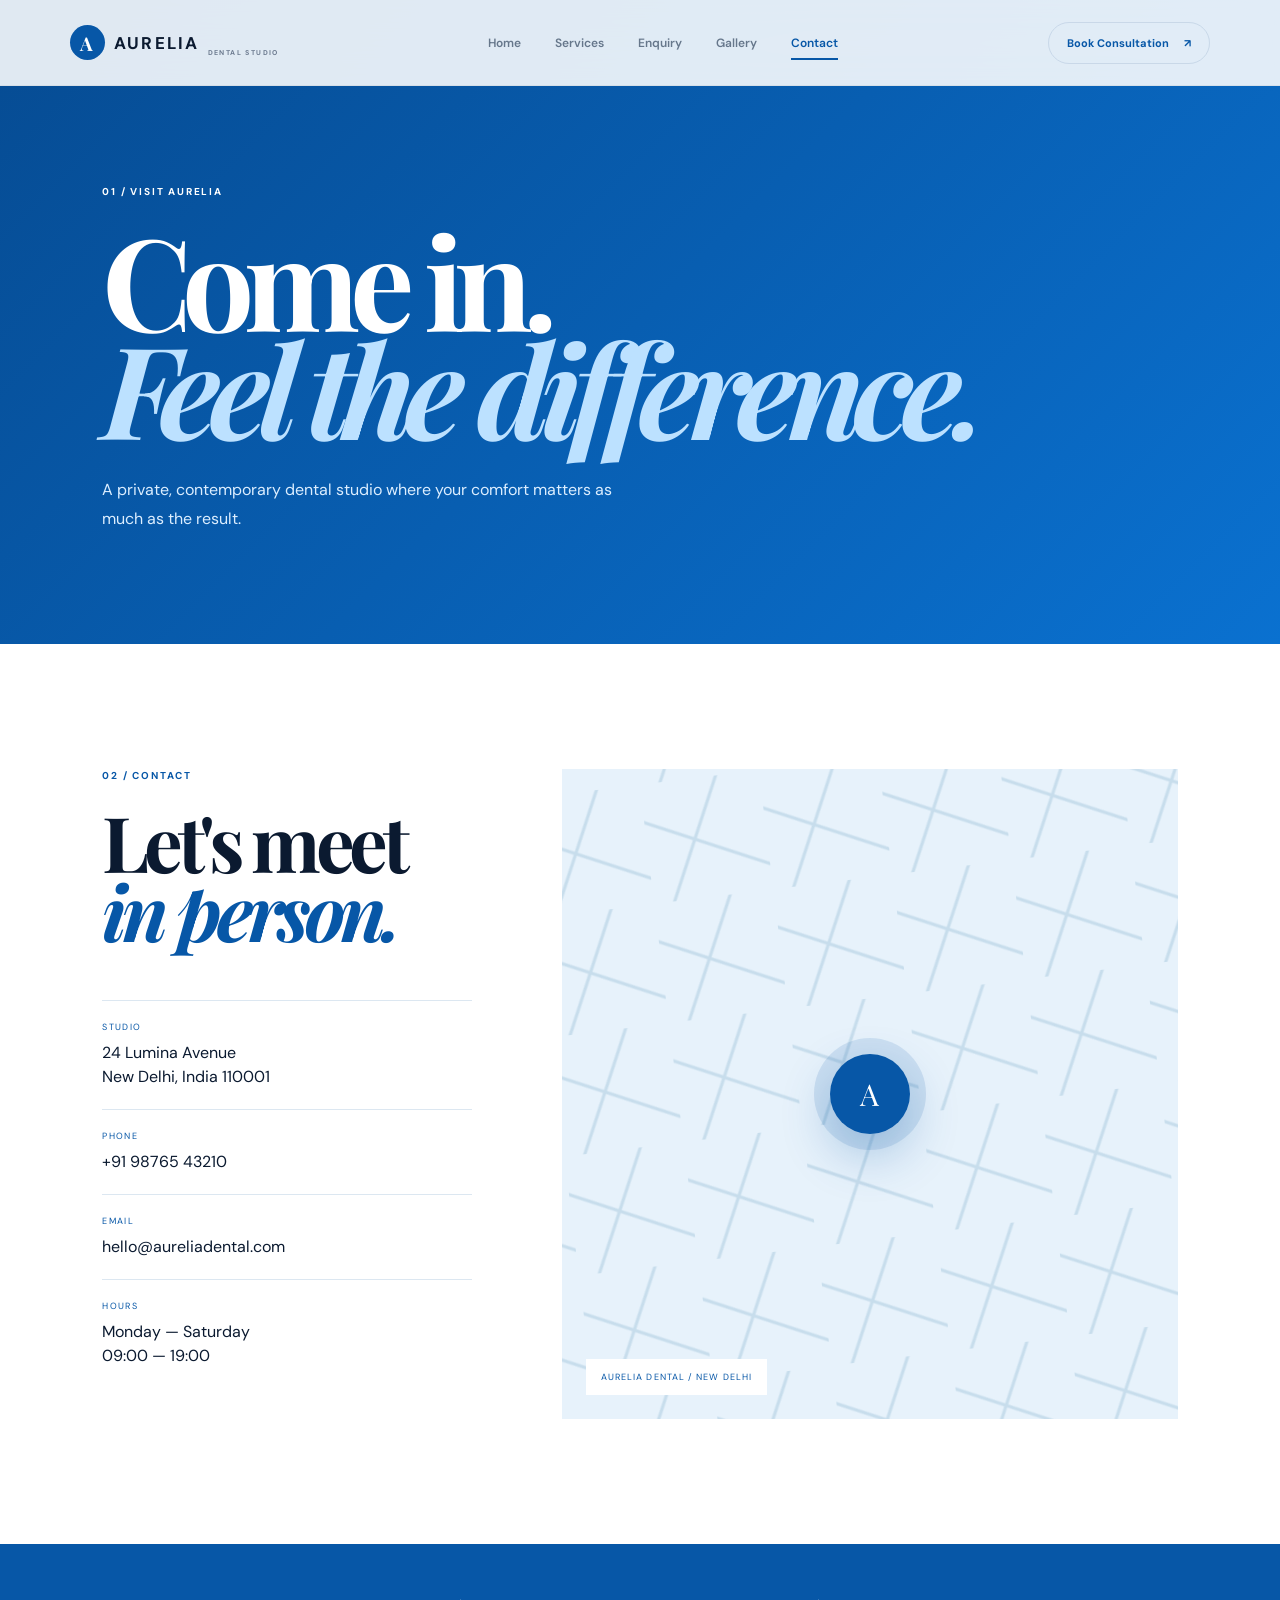
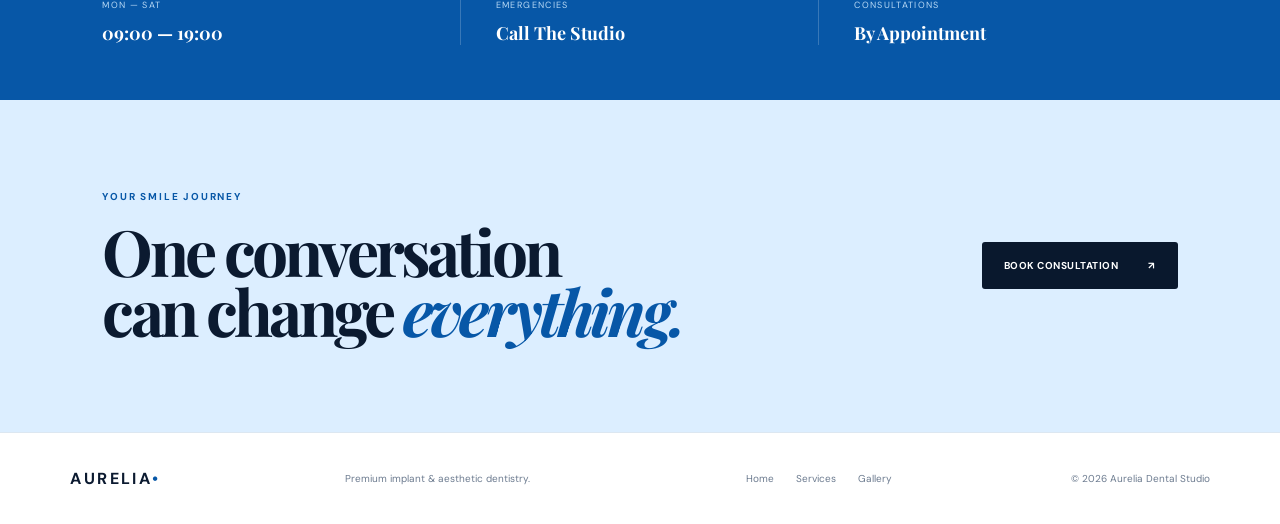
<file: contact.html>
<!DOCTYPE html>
<html lang="en">

<head>

<meta charset="UTF-8">
<meta name="viewport" content="width=device-width, initial-scale=1.0">

<title>Contact | Aurelia Dental</title>

<link rel="preconnect" href="https://fonts.googleapis.com">
<link rel="preconnect" href="https://fonts.gstatic.com" crossorigin>

<link href="https://fonts.googleapis.com/css2?family=DM+Sans:wght@400;500;600;700&family=Playfair+Display:ital,wght@0,500;0,600;1,500;1,600&display=swap" rel="stylesheet">

<link rel="stylesheet" href="style.css">

</head>


<body>


<div class="loader">

<div class="loader-logo">A</div>

<div class="loader-line">
<span></span>
</div>

</div>


<header class="header">

<a href="index.html" class="logo">

<span>A</span>

AURELIA

<small>DENTAL STUDIO</small>

</a>


<nav class="nav">

<a href="index.html">Home</a>
<a href="services.html">Services</a>
<a href="enquiry.html">Enquiry</a>
<a href="gallery.html">Gallery</a>
<a class="active" href="contact.html">Contact</a>

</nav>


<a href="enquiry.html" class="header-button">
Book Consultation
<span>↗</span>
</a>


<button class="mobile-menu">

<span></span>
<span></span>

</button>

</header>


<main>


<section class="page-hero blue-background">

<div class="section-label light">
01 / VISIT AURELIA
</div>


<h1 class="display-title light-text">

Come in.
<br>
<em>Feel the difference.</em>

</h1>


<p class="page-description light-text">

A private, contemporary dental studio
where your comfort matters as much
as the result.

</p>

</section>


<section class="section contact-section">


<div class="contact-info">

<div class="section-label">
02 / CONTACT
</div>


<h2>

Let's meet
<br>
<em>in person.</em>

</h2>


<div class="contact-block">

<span>STUDIO</span>

<p>
24 Lumina Avenue
<br>
New Delhi, India 110001
</p>

</div>


<div class="contact-block">

<span>PHONE</span>

<a href="tel:+919876543210">
+91 98765 43210
</a>

</div>


<div class="contact-block">

<span>EMAIL</span>

<a href="mailto:hello@aureliadental.com">
hello@aureliadental.com
</a>

</div>


<div class="contact-block">

<span>HOURS</span>

<p>
Monday — Saturday
<br>
09:00 — 19:00
</p>

</div>

</div>


<!-- MAP PLACEHOLDER -->

<div class="map-card">

<div class="map-lines"></div>

<div class="map-pin">
A
</div>

<div class="map-label">
AURELIA DENTAL / NEW DELHI
</div>

</div>

</section>


<section class="hours">

<div>

<span>
MON — SAT
</span>

<strong>
09:00 — 19:00
</strong>

</div>


<div>

<span>
EMERGENCIES
</span>

<strong>
Call The Studio
</strong>

</div>


<div>

<span>
CONSULTATIONS
</span>

<strong>
By Appointment
</strong>

</div>

</section>


<section class="final-cta">

<div>

<div class="section-label">
YOUR SMILE JOURNEY
</div>

<h2>

One conversation
<br>
can change
<em>everything.</em>

</h2>

</div>


<a href="enquiry.html" class="button button-dark">

Book Consultation

<b>↗</b>

</a>

</section>


</main>


<footer class="footer">

<div class="footer-logo">
AURELIA<span>•</span>
</div>

<p>
Premium implant & aesthetic dentistry.
</p>

<div class="footer-links">

<a href="index.html">Home</a>
<a href="services.html">Services</a>
<a href="gallery.html">Gallery</a>

</div>

<small>
© 2026 Aurelia Dental Studio
</small>

</footer>


<script src="script.js"></script>

</body>

</html>
</file>
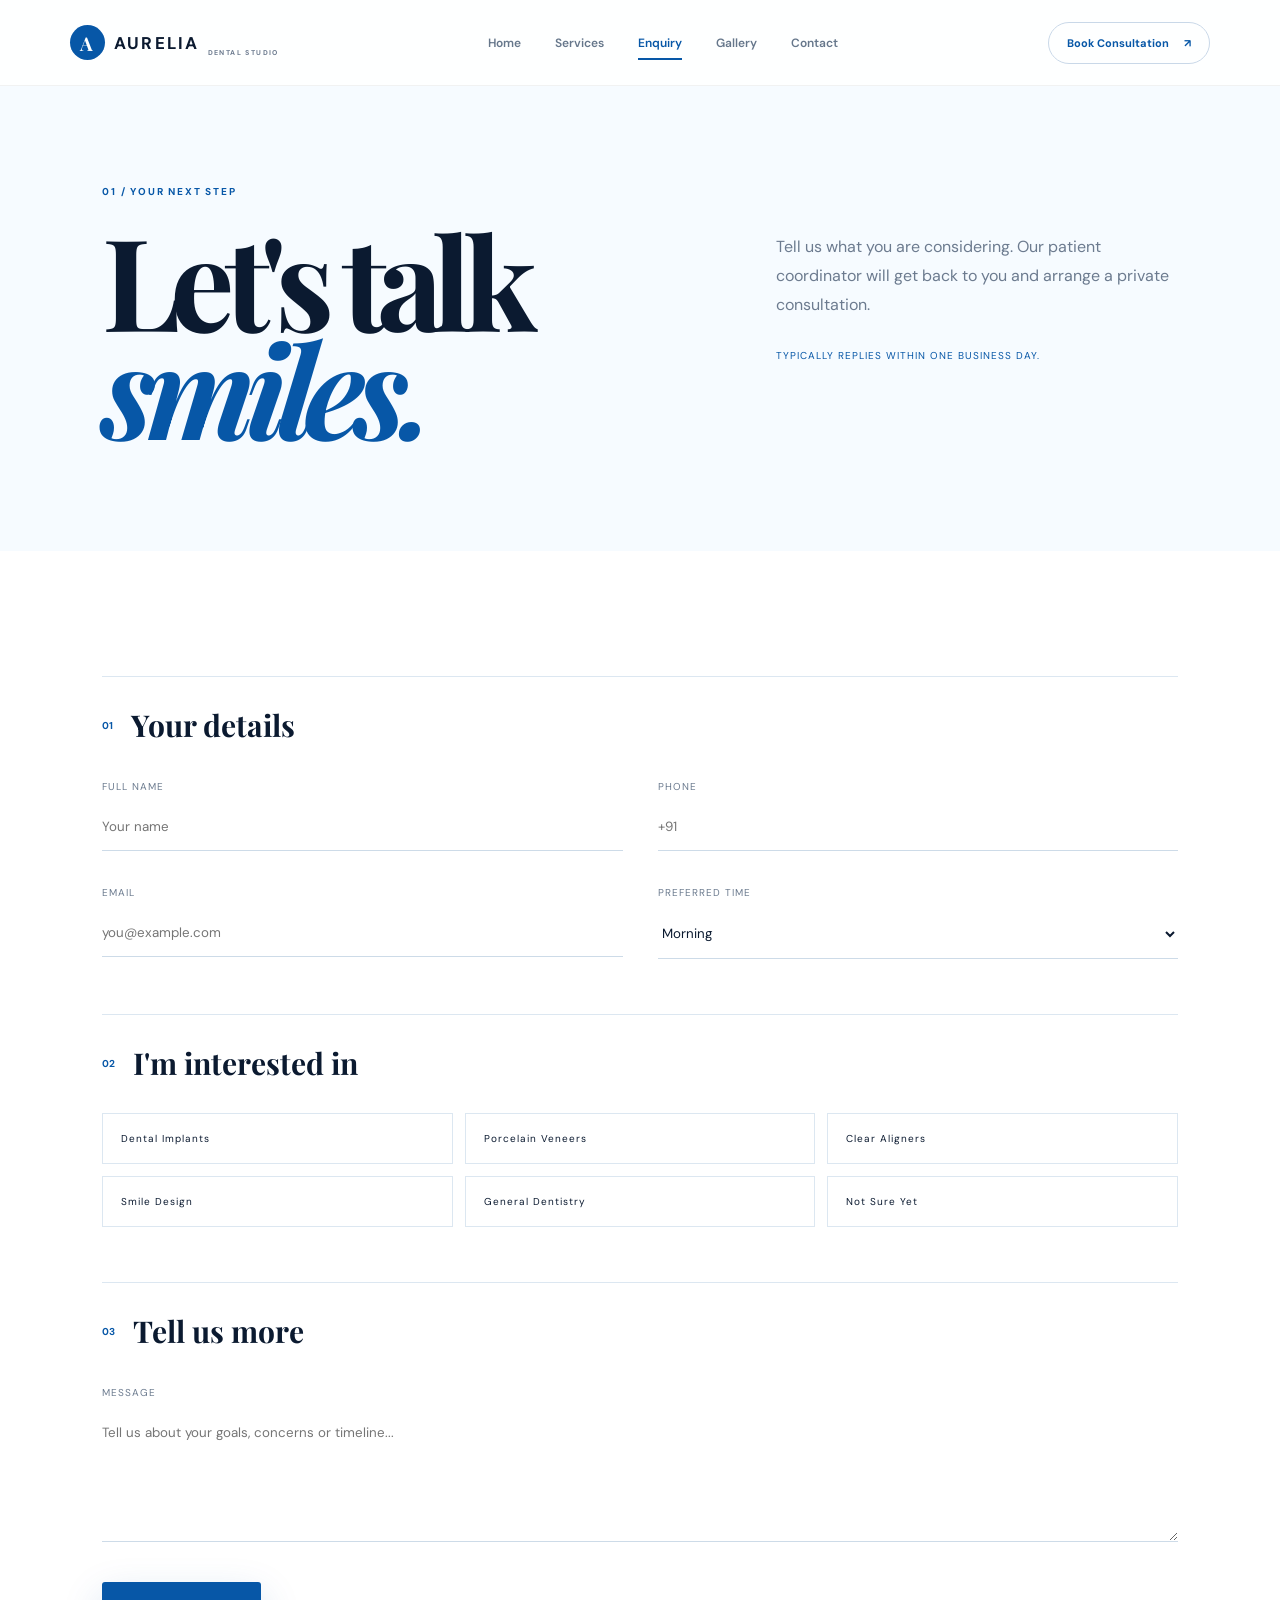
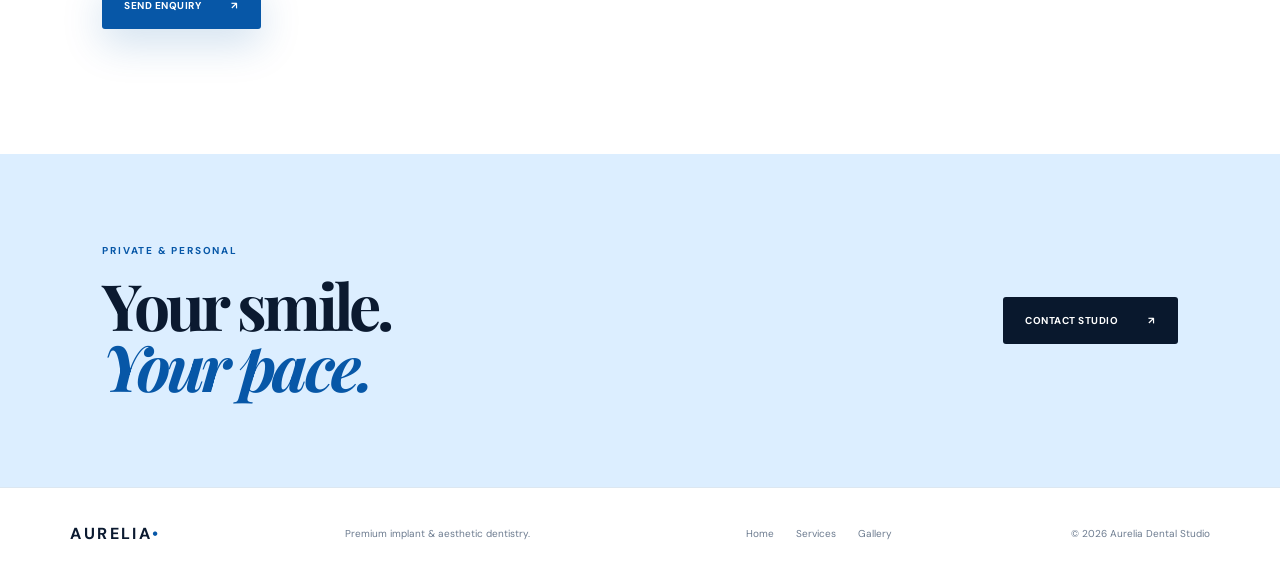
<file: enquiry.html>
<!DOCTYPE html>
<html lang="en">

<head>

<meta charset="UTF-8">
<meta name="viewport" content="width=device-width, initial-scale=1.0">

<title>Enquiry | Aurelia Dental</title>

<link rel="preconnect" href="https://fonts.googleapis.com">
<link rel="preconnect" href="https://fonts.gstatic.com" crossorigin>

<link href="https://fonts.googleapis.com/css2?family=DM+Sans:wght@400;500;600;700&family=Playfair+Display:ital,wght@0,500;0,600;1,500;1,600&display=swap" rel="stylesheet">

<link rel="stylesheet" href="style.css">

</head>


<body>


<div class="loader">

<div class="loader-logo">A</div>

<div class="loader-line">
<span></span>
</div>

</div>


<header class="header">

<a href="index.html" class="logo">

<span>A</span>

AURELIA

<small>DENTAL STUDIO</small>

</a>


<nav class="nav">

<a href="index.html">Home</a>
<a href="services.html">Services</a>
<a class="active" href="enquiry.html">Enquiry</a>
<a href="gallery.html">Gallery</a>
<a href="contact.html">Contact</a>

</nav>


<a href="enquiry.html" class="header-button">

Book Consultation
<span>↗</span>

</a>


<button class="mobile-menu">

<span></span>
<span></span>

</button>

</header>


<main>


<section class="page-hero soft-background">

<div class="section-label">
01 / YOUR NEXT STEP
</div>


<div class="enquiry-title">

<h1 class="display-title">

Let's talk
<br>
<em>smiles.</em>

</h1>


<div>

<p class="page-description">

Tell us what you are considering.
Our patient coordinator will get back to you
and arrange a private consultation.

</p>

<span class="quick-note">
Typically replies within one business day.
</span>

</div>

</div>

</section>


<section class="section enquiry-section">


<form id="enquiryForm" class="premium-form">


<div class="form-heading">

<span>01</span>

<h2>Your details</h2>

</div>


<div class="form-grid">


<label>

FULL NAME

<input
type="text"
name="name"
placeholder="Your name"
required
>

</label>


<label>

PHONE

<input
type="tel"
name="phone"
placeholder="+91"
required
>

</label>


<label>

EMAIL

<input
type="email"
name="email"
placeholder="you@example.com"
required
>

</label>


<label>

PREFERRED TIME

<select name="time">

<option>Morning</option>
<option>Afternoon</option>
<option>Evening</option>
<option>Flexible</option>

</select>

</label>

</div>


<div class="form-heading">

<span>02</span>

<h2>I'm interested in</h2>

</div>


<div class="choice-grid">


<label>

<input type="checkbox" name="interest">

<span>Dental Implants</span>

</label>


<label>

<input type="checkbox" name="interest">

<span>Porcelain Veneers</span>

</label>


<label>

<input type="checkbox" name="interest">

<span>Clear Aligners</span>

</label>


<label>

<input type="checkbox" name="interest">

<span>Smile Design</span>

</label>


<label>

<input type="checkbox" name="interest">

<span>General Dentistry</span>

</label>


<label>

<input type="checkbox" name="interest">

<span>Not Sure Yet</span>

</label>


</div>


<div class="form-heading">

<span>03</span>

<h2>Tell us more</h2>

</div>


<label class="message-field">

MESSAGE

<textarea
name="message"
rows="6"
placeholder="Tell us about your goals, concerns or timeline..."
></textarea>

</label>


<button class="button button-blue submit-button">

Send Enquiry

<b>↗</b>

</button>


<div id="formMessage"></div>


</form>

</section>


<section class="final-cta">

<div>

<div class="section-label">
PRIVATE & PERSONAL
</div>

<h2>

Your smile.
<br>
<em>Your pace.</em>

</h2>

</div>


<a href="contact.html" class="button button-dark">
Contact Studio
<b>↗</b>
</a>

</section>


</main>


<footer class="footer">

<div class="footer-logo">
AURELIA<span>•</span>
</div>

<p>
Premium implant & aesthetic dentistry.
</p>

<div class="footer-links">
<a href="index.html">Home</a>
<a href="services.html">Services</a>
<a href="gallery.html">Gallery</a>
</div>

<small>
© 2026 Aurelia Dental Studio
</small>

</footer>


<script src="script.js"></script>

</body>

</html>
</file>
<file: style.css>
:root {

    --blue: #0757a7;
    --blue-dark: #043f7d;
    --blue-light: #eaf5ff;

    --navy: #09182d;
    --text: #0b1a30;

    --muted: #6c7b8f;

    --white: #ffffff;
    --soft: #f6fbff;

    --border: #dce7f1;

    --serif: "Playfair Display", serif;
    --sans: "DM Sans", sans-serif;

}


* {
    margin: 0;
    padding: 0;
    box-sizing: border-box;
}


html {
    scroll-behavior: smooth;
}


body {

    font-family: var(--sans);

    color: var(--text);

    background: white;

    overflow-x: hidden;

}


img {
    width: 100%;
    height: 100%;
    object-fit: cover;

    display: block;
}


a {
    color: inherit;
    text-decoration: none;
}


button,
input,
textarea,
select {
    font-family: inherit;
}


/* =========================
LOADER
========================= */

.loader {

    position: fixed;

    inset: 0;

    z-index: 9999;

    background: white;

    display: grid;

    place-content: center;

    justify-items: center;

    transition: .7s ease;

}


.loader.hide {

    opacity: 0;

    visibility: hidden;

}


.loader-logo {

    width: 58px;

    height: 58px;

    border: 1px solid var(--blue);

    border-radius: 50%;

    display: grid;

    place-items: center;

    font-family: var(--serif);

    font-size: 28px;

    color: var(--blue);

}


.loader-line {

    width: 130px;

    height: 2px;

    background: #e5edf5;

    margin-top: 20px;

    overflow: hidden;

}


.loader-line span {

    display: block;

    height: 100%;

    width: 0;

    background: var(--blue);

    animation: loading 1.3s ease forwards;

}


@keyframes loading {

    to {
        width: 100%;
    }

}


/* =========================
HEADER
========================= */

.header {

    position: fixed;

    top: 0;

    left: 0;

    width: 100%;

    height: 86px;

    z-index: 1000;

    padding: 0 5.5vw;

    display: flex;

    align-items: center;

    justify-content: space-between;

    background: rgba(255,255,255,.88);

    backdrop-filter: blur(20px);

    border-bottom: 1px solid rgba(0,0,0,.05);

}


.logo {

    display: flex;

    align-items: center;

    gap: 9px;

    font-size: 17px;

    font-weight: 700;

    letter-spacing: .12em;

}


.logo span {

    width: 35px;

    height: 35px;

    border-radius: 50%;

    display: grid;

    place-items: center;

    color: white;

    background: var(--blue);

    font-family: var(--serif);

    font-size: 19px;

}


.logo small {

    font-size: 7px;

    color: var(--muted);

    letter-spacing: .2em;

    align-self: flex-end;

    margin-bottom: 3px;

}


.nav {

    display: flex;

    gap: 34px;

}


.nav a {

    position: relative;

    font-size: 12px;

    font-weight: 600;

    color: #66778b;

    transition: .3s;

}


.nav a::after {

    content: "";

    position: absolute;

    left: 0;

    bottom: -9px;

    width: 0;

    height: 2px;

    background: var(--blue);

    transition: .3s;

}


.nav a:hover,
.nav a.active {

    color: var(--blue);

}


.nav a:hover::after,
.nav a.active::after {

    width: 100%;

}


.header-button {

    border: 1px solid #c9d8e8;

    padding: 13px 18px;

    border-radius: 30px;

    color: var(--blue);

    font-size: 11px;

    font-weight: 700;

    transition: .3s;

}


.header-button span {

    margin-left: 12px;

}


.header-button:hover {

    background: var(--blue);

    color: white;

    transform: translateY(-2px);

}


.mobile-menu {

    display: none;

    background: none;

    border: 0;

}


.mobile-menu span {

    display: block;

    width: 26px;

    height: 2px;

    background: var(--navy);

    margin: 6px;

}


/* =========================
GENERAL
========================= */

.section {

    padding: 125px 8vw;

}


.section-label {

    color: var(--blue);

    font-size: 10px;

    font-weight: 700;

    letter-spacing: .18em;

    text-transform: uppercase;

}


.section-label.light {

    color: white;

}


h2 {

    font-family: var(--serif);

}


h2 em,
h1 em,
.display-title em {

    color: var(--blue);

    font-style: italic;

}


.button {

    display: inline-flex;

    align-items: center;

    justify-content: space-between;

    gap: 30px;

    padding: 17px 22px;

    border-radius: 3px;

    font-size: 10px;

    font-weight: 700;

    text-transform: uppercase;

    letter-spacing: .05em;

    transition: .35s;

}


.button-blue {

    background: var(--blue);

    color: white;

    box-shadow: 0 15px 40px rgba(7,87,167,.18);

}


.button-blue:hover {

    background: var(--blue-dark);

    transform: translateY(-4px);

}


.button-dark {

    background: var(--navy);

    color: white;

}


.button-dark:hover {

    background: var(--blue);

    transform: translateY(-4px);

}


.button-outline {

    color: var(--blue);

    border: 1px solid #bfd0e0;

}


.button-outline:hover {

    background: var(--blue);

    color: white;

}


.text-link {

    font-size: 11px;

    font-weight: 700;

    text-transform: uppercase;

    letter-spacing: .08em;

    color: #64758b;

}


.text-link span {

    color: var(--blue);

}


.text-link.blue {

    color: var(--blue);

}


.text-link.light {

    color: white;

}


/* =========================
HERO
========================= */

.hero {

    min-height: 100vh;

    padding: 145px 5.5vw 80px;

    display: grid;

    grid-template-columns: 1fr .9fr;

    align-items: center;

    gap: 40px;

    position: relative;

    overflow: hidden;

    background:
        linear-gradient(
            135deg,
            #ffffff,
            #f6fbff 55%,
            #eaf5ff
        );

}


.hero::after {

    content: "";

    position: absolute;

    width: 600px;

    height: 600px;

    border-radius: 50%;

    right: -280px;

    top: 140px;

    background: #d9edff;

}


.hero-content {

    position: relative;

    z-index: 2;

}


.eyebrow {

    display: flex;

    align-items: center;

    gap: 10px;

    color: var(--blue);

    font-size: 10px;

    font-weight: 700;

    letter-spacing: .17em;

    text-transform: uppercase;

}


.eyebrow span {

    width: 7px;

    height: 7px;

    border-radius: 50%;

    background: var(--blue);

    box-shadow: 0 0 0 5px #dcecff;

}


.hero h1 {

    margin: 30px 0;

    font-family: var(--serif);

    font-size: clamp(65px, 9vw, 140px);

    line-height: .83;

    letter-spacing: -.08em;

    font-weight: 600;

}


.hero-content > p {

    max-width: 500px;

    color: var(--muted);

    font-size: 16px;

    line-height: 1.8;

}


.hero-buttons {

    display: flex;

    align-items: center;

    gap: 30px;

    margin-top: 35px;

}


.hero-visual {

    position: relative;

    height: min(720px, 78vh);

    display: grid;

    place-items: center;

    z-index: 2;

}


.hero-image {

    width: 74%;

    height: 88%;

    overflow: hidden;

    border-radius: 180px 180px 20px 20px;

    box-shadow: 0 35px 80px rgba(20,70,120,.18);

    position: relative;

    z-index: 2;

}


.hero-image::after {

    content: "";

    position: absolute;

    inset: 0;

    background:
        linear-gradient(
            180deg,
            transparent 50%,
            rgba(0,25,60,.22)
        );

}


.hero-image img {

    transition: 1s;

}


.hero-image:hover img {

    transform: scale(1.04);

}


.hero-orbit {

    position: absolute;

    width: 90%;

    height: 90%;

    border: 1px solid #b8d8f2;

    border-radius: 50%;

    animation: orbit 20s linear infinite;

}


.hero-orbit::after {

    content: "";

    position: absolute;

    top: 10%;

    left: 12%;

    width: 11px;

    height: 11px;

    background: var(--blue);

    border-radius: 50%;

    box-shadow: 0 0 0 8px #d9ecfb;

}


@keyframes orbit {

    to {
        transform: rotate(360deg);
    }

}


.hero-stat {

    position: absolute;

    left: 0;

    bottom: 14%;

    z-index: 5;

    padding: 20px 23px;

    background: rgba(255,255,255,.88);

    backdrop-filter: blur(15px);

    box-shadow: 0 18px 50px rgba(20,70,120,.15);

    border: 1px solid #dbe8f3;

}


.hero-stat strong {

    display: block;

    font-family: var(--serif);

    font-size: 31px;

    color: var(--blue);

}


.hero-stat span {

    font-size: 9px;

    text-transform: uppercase;

    letter-spacing: .1em;

    color: var(--muted);

}


.hero-circle {

    position: absolute;

    top: 13%;

    right: 3%;

    width: 92px;

    height: 92px;

    border: 1px solid #c7dced;

    border-radius: 50%;

    background: white;

    color: var(--blue);

    display: grid;

    place-content: center;

    text-align: center;

    font-size: 8px;

    letter-spacing: .14em;

    line-height: 1.5;

    transform: rotate(12deg);

}


/* =========================
RIBBON
========================= */

.ribbon {

    height: 64px;

    overflow: hidden;

    display: flex;

    align-items: center;

    background: var(--blue);

    color: white;

}


.white-ribbon {

    background: white;

    color: var(--blue);

    border-block: 1px solid var(--border);

}


.ribbon-track {

    display: flex;

    gap: 30px;

    align-items: center;

    white-space: nowrap;

    animation: marquee 25s linear infinite;

    font-size: 11px;

    font-weight: 700;

    letter-spacing: .2em;

}


.ribbon-track i {

    color: #8cc9ff;

    font-size: 15px;

}


@keyframes marquee {

    to {
        transform: translateX(-50%);
    }

}


/* =========================
INTRO
========================= */

.split-title {

    display: grid;

    grid-template-columns: 1fr .7fr;

    gap: 100px;

    margin-top: 25px;

}


.split-title h2 {

    font-size: clamp(48px,6vw,88px);

    line-height: .9;

    letter-spacing: -.065em;

}


.large-text {

    max-width: 490px;

    color: var(--muted);

    font-size: 18px;

    line-height: 1.8;

}


.stats {

    display: grid;

    grid-template-columns: repeat(4,1fr);

    margin-top: 90px;

    border-top: 1px solid var(--border);

}


.stat {

    padding: 35px 25px;

    border-right: 1px solid var(--border);

}


.stat:first-child {

    padding-left: 0;

}


.stat:last-child {

    border-right: 0;

}


.stat strong {

    display: block;

    font-family: var(--serif);

    color: var(--blue);

    font-size: clamp(34px,4vw,58px);

}


.stat span {

    color: var(--muted);

    font-size: 10px;

    letter-spacing: .1em;

    text-transform: uppercase;

}


/* =========================
SERVICES
========================= */

.services-section {

    background: var(--blue);

    color: white;

}


.section-heading {

    display: flex;

    align-items: flex-end;

    justify-content: space-between;

    margin-bottom: 60px;

}


.section-heading h2 {

    margin-top: 25px;

    font-size: clamp(50px,6vw,86px);

    line-height: .9;

    letter-spacing: -.06em;

}


.service-grid {

    display: grid;

    grid-template-columns: repeat(4,1fr);

    gap: 12px;

}


.service-card {

    position: relative;

    height: 550px;

    overflow: hidden;

    background: #124f91;

    color: white;

    transition: transform .4s;

}


.service-card img {

    transition: .8s;

}


.service-card::after {

    content: "";

    position: absolute;

    inset: 0;

    background:
        linear-gradient(
            180deg,
            transparent 25%,
            rgba(0,24,60,.88)
        );

}


.service-card:hover img {

    transform: scale(1.08);

}


.service-overlay {

    position: absolute;

    inset: 0;

    z-index: 2;

    padding: 28px;

    display: flex;

    flex-direction: column;

    justify-content: flex-end;

}


.service-overlay small {

    opacity: .7;

}


.service-overlay h3 {

    font-family: var(--serif);

    font-size: 42px;

    line-height: .92;

    letter-spacing: -.05em;

    margin: 12px 0;

}


.service-overlay p {

    max-width: 230px;

    font-size: 12px;

    line-height: 1.6;

    color: #d7e8f8;

}


.service-overlay b {

    margin-top: 25px;

    font-size: 10px;

    letter-spacing: .1em;

    text-transform: uppercase;

}


/* =========================
EXPERIENCE
========================= */

.experience {

    display: grid;

    grid-template-columns: 1.15fr .85fr;

    gap: 100px;

    align-items: center;

}


.experience-image {

    height: 700px;

    overflow: hidden;

}


.experience-image img {

    transition: 1s;

}


.experience-image:hover img {

    transform: scale(1.04);

}


.experience-content h2 {

    margin-top: 25px;

    font-size: clamp(50px,6vw,90px);

    line-height: .9;

    letter-spacing: -.07em;

}


.experience-content p {

    max-width: 470px;

    color: var(--muted);

    line-height: 1.8;

    margin: 35px 0;

}


/* =========================
QUOTE
========================= */

.quote-section {

    padding: 150px 10vw;

    text-align: center;

    background: var(--soft);

}


.quote-symbol {

    color: var(--blue);

    font-family: var(--serif);

    font-size: 70px;

}


blockquote {

    max-width: 1000px;

    margin: auto auto 30px;

    font-family: var(--serif);

    font-size: clamp(38px,6vw,80px);

    line-height: 1;

    letter-spacing: -.06em;

}


.quote-section > span {

    color: var(--muted);

    font-size: 9px;

    letter-spacing: .18em;

}


/* =========================
FINAL CTA
========================= */

.final-cta {

    padding: 90px 8vw;

    background: #dceeff;

    display: flex;

    align-items: center;

    justify-content: space-between;

    gap: 40px;

}


.final-cta h2 {

    margin-top: 18px;

    font-size: clamp(44px,5vw,72px);

    line-height: .95;

    letter-spacing: -.06em;

}


/* =========================
FOOTER
========================= */

.footer {

    padding: 35px 5.5vw;

    display: grid;

    grid-template-columns: 1fr 1.5fr 1.2fr auto;

    align-items: center;

    gap: 20px;

    border-top: 1px solid var(--border);

}


.footer-logo {

    font-weight: 700;

    letter-spacing: .15em;

}


.footer-logo span {

    color: var(--blue);

}


.footer p,
.footer small,
.footer a {

    color: var(--muted);

    font-size: 10px;

}


.footer-links {

    display: flex;

    gap: 22px;

}


.footer a:hover {

    color: var(--blue);

}


/* =========================
INNER PAGE HERO
========================= */

.page-hero {

    padding: 185px 8vw 110px;

    min-height: 550px;

}


.blue-background {

    background:
        linear-gradient(
            135deg,
            #064b92,
            #0a71d0
        );

}


.soft-background {

    background: var(--soft);

}


.display-title {

    margin-top: 28px;

    font-family: var(--serif);

    font-size: clamp(70px,10vw,150px);

    line-height: .84;

    letter-spacing: -.08em;

}


.light-text {

    color: white;

}


.blue-background .display-title em {

    color: #bce1ff;

}


.page-description {

    max-width: 520px;

    margin-top: 35px;

    color: var(--muted);

    font-size: 16px;

    line-height: 1.8;

}


.blue-background .page-description {

    color: #dceeff;

}


/* =========================
SERVICES PAGE
========================= */

.treatments {

    display: flex;

    flex-direction: column;

    gap: 150px;

}


.treatment {

    display: grid;

    grid-template-columns: 1fr 1fr;

    gap: 9vw;

    align-items: center;

}


.treatment.reverse .treatment-image {

    order: 2;

}


.treatment-image {

    height: 650px;

    overflow: hidden;

}


.treatment-image img {

    transition: 1s;

}


.treatment-image:hover img {

    transform: scale(1.05);

}


.treatment-number {

    color: var(--blue);

    font-size: 10px;

    font-weight: 700;

    letter-spacing: .15em;

}


.treatment-content h2 {

    margin: 24px 0;

    font-size: clamp(55px,6vw,92px);

    line-height: .88;

    letter-spacing: -.07em;

}


.treatment-content p {

    max-width: 490px;

    color: var(--muted);

    line-height: 1.8;

}


.treatment-content ul {

    list-style: none;

    margin: 35px 0;

    border-top: 1px solid var(--border);

}


.treatment-content li {

    padding: 14px 0;

    border-bottom: 1px solid var(--border);

    font-size: 12px;

}


.treatment-content li::before {

    content: "✦";

    color: var(--blue);

    margin-right: 12px;

}


/* =========================
ENQUIRY
========================= */

.enquiry-title {

    display: grid;

    grid-template-columns: 1fr .7fr;

    gap: 100px;

}


.quick-note {

    display: block;

    margin-top: 30px;

    color: var(--blue);

    font-size: 10px;

    text-transform: uppercase;

    letter-spacing: .1em;

}


.premium-form {

    max-width: 1100px;

    margin: auto;

}


.form-heading {

    display: flex;

    align-items: center;

    gap: 18px;

    padding-top: 28px;

    margin-top: 55px;

    border-top: 1px solid var(--border);

}


.form-heading:first-child {

    margin-top: 0;

}


.form-heading span {

    color: var(--blue);

    font-size: 10px;

    font-weight: 700;

}


.form-heading h2 {

    font-size: 30px;

}


.form-grid {

    display: grid;

    grid-template-columns: 1fr 1fr;

    gap: 35px;

    margin-top: 35px;

}


.premium-form label {

    display: flex;

    flex-direction: column;

    gap: 10px;

    color: var(--muted);

    font-size: 10px;

    letter-spacing: .1em;

}


.premium-form input,
.premium-form textarea,
.premium-form select {

    width: 100%;

    border: 0;

    border-bottom: 1px solid #cddbe8;

    outline: none;

    padding: 15px 0;

    color: var(--text);

    background: white;

}


.premium-form input:focus,
.premium-form textarea:focus,
.premium-form select:focus {

    border-color: var(--blue);

}


.choice-grid {

    display: grid;

    grid-template-columns: repeat(3,1fr);

    gap: 12px;

    margin-top: 30px;

}


.choice-grid input {

    display: none;

}


.choice-grid span {

    display: block;

    padding: 18px;

    border: 1px solid var(--border);

    color: var(--text);

    cursor: pointer;

    transition: .3s;

}


.choice-grid input:checked + span {

    color: white;

    background: var(--blue);

    border-color: var(--blue);

}


.message-field {

    margin-top: 35px;

}


.submit-button {

    border: 0;

    margin-top: 40px;

    cursor: pointer;

}


/* =========================
GALLERY
========================= */

.gallery-section {

    background: white;

}


.gallery-filters {

    display: flex;

    gap: 8px;

    margin-bottom: 35px;

}


.filter {

    padding: 11px 17px;

    border-radius: 30px;

    border: 1px solid var(--border);

    background: white;

    color: var(--muted);

    font-size: 10px;

    text-transform: uppercase;

    cursor: pointer;

}


.filter.active,
.filter:hover {

    background: var(--blue);

    color: white;

    border-color: var(--blue);

}


.gallery-grid {

    display: grid;

    grid-template-columns: 1.15fr .85fr .85fr;

    grid-auto-rows: 330px;

    gap: 14px;

}


.gallery-item {

    position: relative;

    overflow: hidden;

}


.gallery-item.tall {

    grid-row: span 2;

}


.gallery-item.wide {

    grid-column: span 2;

}


.gallery-item img {

    transition: .8s;

}


.gallery-item:hover img {

    transform: scale(1.07);

}


.gallery-item::after {

    content: "";

    position: absolute;

    inset: 0;

    background:
        linear-gradient(
            transparent 55%,
            rgba(0,30,70,.65)
        );

}


.gallery-item figcaption {

    position: absolute;

    z-index: 2;

    left: 22px;

    bottom: 20px;

    color: white;

    font-size: 10px;

    letter-spacing: .12em;

}


.gallery-item.hidden {

    display: none;

}


.blue-quote {

    background: var(--blue);

    color: white;

}


.blue-quote blockquote {

    color: white;

}


.blue-quote > span {

    color: #c4ddf5;

}


/* =========================
CONTACT
========================= */

.contact-section {

    display: grid;

    grid-template-columns: .75fr 1.25fr;

    gap: 90px;

    align-items: stretch;

}


.contact-info h2 {

    margin: 25px 0 55px;

    font-family: var(--serif);

    font-size: clamp(50px,6vw,90px);

    line-height: .9;

    letter-spacing: -.07em;

}


.contact-block {

    padding: 20px 0;

    border-top: 1px solid var(--border);

}


.contact-block span {

    display: block;

    color: var(--blue);

    font-size: 9px;

    letter-spacing: .15em;

    margin-bottom: 8px;

}


.contact-block p,
.contact-block a {

    font-size: 16px;

    line-height: 1.5;

}


.contact-block a:hover {

    color: var(--blue);

}


.map-card {

    position: relative;

    min-height: 650px;

    overflow: hidden;

    background: #e7f2fb;

}


.map-lines {

    position: absolute;

    inset: -20%;

    background-image:
        linear-gradient(
            25deg,
            transparent 45%,
            #c7ddec 46%,
            #c7ddec 47%,
            transparent 48%
        ),
        linear-gradient(
            115deg,
            transparent 42%,
            #c7ddec 43%,
            #c7ddec 44%,
            transparent 45%
        );

    background-size: 120px 120px;

    transform: rotate(-7deg);

}


.map-pin {

    position: absolute;

    left: 50%;

    top: 50%;

    transform: translate(-50%,-50%);

    width: 80px;

    height: 80px;

    display: grid;

    place-items: center;

    border-radius: 50%;

    background: var(--blue);

    color: white;

    font-family: var(--serif);

    font-size: 30px;

    box-shadow:
        0 0 0 16px rgba(7,87,167,.12),
        0 20px 50px rgba(7,87,167,.3);

}


.map-label {

    position: absolute;

    left: 24px;

    bottom: 24px;

    padding: 12px 15px;

    background: white;

    color: var(--blue);

    font-size: 9px;

    letter-spacing: .12em;

}


.hours {

    display: grid;

    grid-template-columns: repeat(3,1fr);

    padding: 55px 8vw;

    color: white;

    background: var(--blue);

}


.hours div {

    padding: 0 35px;

    border-right: 1px solid rgba(255,255,255,.2);

}


.hours div:first-child {

    padding-left: 0;

}


.hours div:last-child {

    border: 0;

}


.hours span {

    display: block;

    color: #b9daf6;

    font-size: 9px;

    letter-spacing: .15em;

    margin-bottom: 10px;

}


.hours strong {

    font-family: var(--serif);

    font-size: 18px;

}


/* =========================
REVEAL
========================= */

.reveal {

    opacity: 0;

    transform: translateY(35px);

    transition:
        opacity .8s ease,
        transform .8s ease;

}


.reveal.visible {

    opacity: 1;

    transform: none;

}


/* =========================
RESPONSIVE
========================= */

@media(max-width:1050px) {

    .nav {
        gap: 18px;
    }


    .service-grid {
        grid-template-columns: repeat(2,1fr);
    }


    .hero {
        grid-template-columns: 1fr;
    }


    .hero-visual {
        height: 580px;
    }


    .split-title,
    .experience,
    .contact-section,
    .treatment,
    .enquiry-title {

        grid-template-columns: 1fr;

        gap: 50px;

    }


    .treatment.reverse .treatment-image {

        order: 0;

    }


    .footer {

        grid-template-columns: 1fr 1fr;

    }

}


@media(max-width:760px) {

    .header {

        height: 72px;

        padding: 0 6vw;

    }


    .nav,
    .header-button {

        display: none;

    }


    .mobile-menu {

        display: block;

    }


    .header.menu-open .nav {

        display: flex;

        position: fixed;

        inset: 72px 0 0;

        background: white;

        flex-direction: column;

        justify-content: center;

        align-items: center;

        gap: 30px;

    }


    .header.menu-open .nav a {

        font-family: var(--serif);

        font-size: 32px;

    }


    .hero {

        padding: 120px 6vw 60px;

    }


    .hero h1 {

        font-size: 19vw;

    }


    .hero-visual {

        height: 430px;

    }


    .hero-image {

        width: 78%;

    }


    .section {

        padding: 85px 6vw;

    }


    .stats {

        grid-template-columns: 1fr 1fr;

    }


    .stat {

        padding: 25px 10px;

    }


    .stat:nth-child(2) {

        border-right: 0;

    }


    .stat:nth-child(3),
    .stat:nth-child(4) {

        border-top: 1px solid var(--border);

    }


    .service-grid {

        grid-template-columns: 1fr;

    }


    .service-card {

        height: 500px;

    }


    .section-heading,
    .final-cta {

        display: block;

    }


    .section-heading .text-link,
    .final-cta .button {

        display: inline-flex;

        margin-top: 35px;

    }


    .experience-image,
    .treatment-image,
    .map-card {

        height: 430px;

        min-height: 430px;

    }


    .display-title {

        font-size: 18vw;

    }


    .page-hero {

        padding: 145px 6vw 85px;

        min-height: 480px;

    }


    .form-grid,
    .choice-grid {

        grid-template-columns: 1fr;

    }


    .gallery-grid {

        grid-template-columns: 1fr;

        grid-auto-rows: 300px;

    }


    .gallery-item.tall,
    .gallery-item.wide {

        grid-column: auto;

        grid-row: auto;

    }


    .gallery-filters {

        overflow-x: auto;

    }


    .hours {

        grid-template-columns: 1fr;

        gap: 25px;

    }


    .hours div {

        border-right: 0;

        border-bottom: 1px solid rgba(255,255,255,.2);

        padding: 0 0 20px;

    }


    .hours div:last-child {

        border: 0;

    }


    .footer {

        grid-template-columns: 1fr;

        text-align: center;

    }


    .footer-links {

        justify-content: center;

    }


    .footer small {

        text-align: center;

    }

}
</file>
